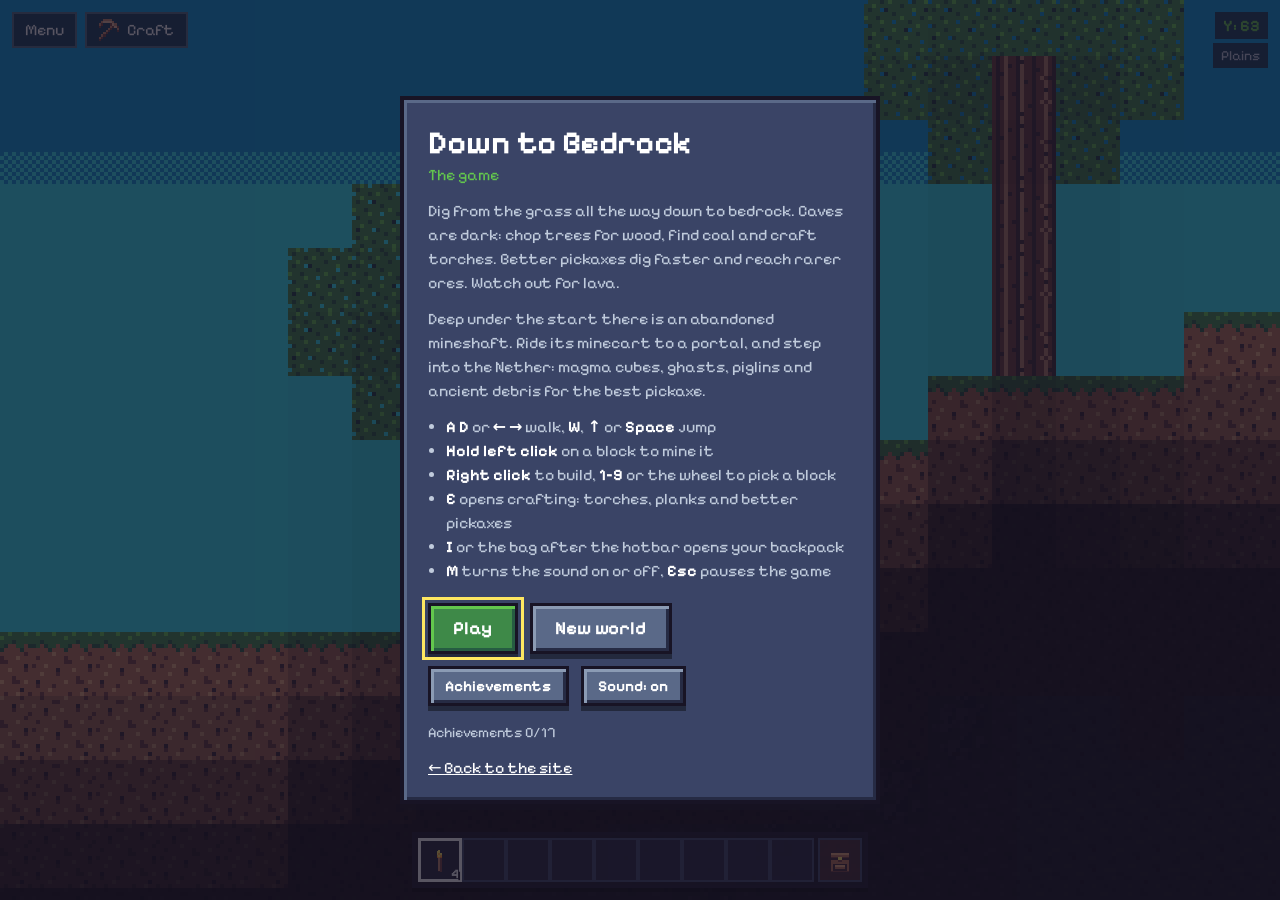
<file: site/play/index.html>
<!DOCTYPE html>
<html lang="en">
<head>
  <meta charset="UTF-8">
  <meta name="viewport" content="width=device-width, initial-scale=1.0, viewport-fit=cover">
  <title>Down to Bedrock: The Game</title>
  <meta name="description" content="A small 2D mining game in pixel art: dig from the grass all the way down to bedrock, mine ores and build with the blocks you collect.">
  <meta name="theme-color" content="#181425">
  <link rel="canonical" href="https://down-to-bedrock.pages.dev/play/">

  <link rel="icon" href="../favicon.svg" type="image/svg+xml">
  <link rel="icon" href="../favicon-32.png" sizes="32x32" type="image/png">
  <link rel="apple-touch-icon" href="../apple-touch-icon.png">

  <meta property="og:type" content="website">
  <meta property="og:site_name" content="Down to Bedrock">
  <meta property="og:locale" content="en_US">
  <meta property="og:url" content="https://down-to-bedrock.pages.dev/play/">
  <meta property="og:title" content="Down to Bedrock: The Game">
  <meta property="og:description" content="A small 2D mining game in pixel art: dig from the grass all the way down to bedrock.">
  <meta property="og:image" content="https://down-to-bedrock.pages.dev/og-image.png">
  <meta property="og:image:width" content="1200">
  <meta property="og:image:height" content="630">
  <meta property="og:image:alt" content="Down to Bedrock: a cross-section of the world, from grass and stone down to lava and bedrock">
  <meta name="twitter:card" content="summary_large_image">

  <link rel="preload" href="../assets/fonts/pixelify-sans-latin.woff2" as="font" type="font/woff2" crossorigin>
  <link rel="stylesheet" href="../css/base.css">
  <link rel="stylesheet" href="joc.css">
  <!-- Modul ES, fără build: js/joc.js importă restul (atlas, lume, jucător, control, particule, sprite). -->
  <script type="module" src="js/joc.js"></script>
</head>
<body class="joc">
  <canvas class="joc__ecran" role="img" aria-label="The game world: a miner standing on grass, above layers of dirt and stone"></canvas>

  <!-- HUD: adâncimea Y și biomul, ca pe site. -->
  <div class="hud" aria-live="off">
    <span class="hud__y">Y: 64</span>
    <span class="hud__biom">Plains</span>
    <span class="hud__biom joc__efect" hidden></span>
  </div>

  <div class="joc__bara">
    <button class="joc__pauza" type="button">Menu</button>
    <button class="joc__buton-atelier" type="button" aria-haspopup="dialog">Craft</button>
  </div>
  <div class="joc__mesaje" aria-live="polite"></div>

  <!-- Hotbar-ul: blocurile adunate. Un click (sau 1–9, rotița) alege blocul de construit.
       Al zecelea buton, rucsacul, deschide restul inventarului și stash-ul (js/joc.js). -->
  <p class="joc__nume-slot" hidden></p>
  <div class="hotbar hotbar--vizibil" aria-label="Hotbar"></div>

  <!-- Butoanele de pe ecran, doar pe ecranele tactile (joc.css). -->
  <div class="joc__butoane">
    <div class="joc__grup">
      <button class="joc__buton" type="button" data-control="stanga" aria-label="Walk left">◀</button>
      <button class="joc__buton" type="button" data-control="dreapta" aria-label="Walk right">▶</button>
    </div>
    <div class="joc__grup">
      <button class="joc__buton joc__buton--mod" type="button" data-control="mod" aria-pressed="false">Mine</button>
      <button class="joc__buton" type="button" data-control="sus" aria-label="Jump">▲</button>
    </div>
  </div>

  <!-- Crafting: rețetele se construiesc din JS (js/joc.js), cu ce ai în inventar. -->
  <div class="joc__atelier" role="dialog" aria-modal="true" aria-labelledby="atelier-titlu" hidden>
    <section class="joc__panou">
      <h2 class="joc__titlu" id="atelier-titlu">Crafting</h2>
      <p>Your tool: <b class="joc__unealta">Wooden pickaxe</b></p>
      <ul class="joc__retete"></ul>
      <div class="joc__actiuni">
        <button class="joc__inchide" type="button">Back to the game</button>
      </div>
    </section>
  </div>

  <!-- Rucsacul: 27 de sloturi peste cele 9 din hotbar. Ce nu mai încape ajunge în stash, de unde
       îl iei înapoi când faci loc. Sloturile se construiesc din JS (js/joc.js). -->
  <div class="joc__rucsac" role="dialog" aria-modal="true" aria-labelledby="rucsac-titlu" hidden>
    <section class="joc__panou joc__panou--rucsac">
      <h2 class="joc__titlu" id="rucsac-titlu">Backpack</h2>
      <div class="joc__depozit" hidden>
        <p><b>Stash</b>: <span class="joc__depozit-text"></span></p>
        <ul class="joc__depozit-lista"></ul>
        <div class="joc__actiuni joc__actiuni--mici">
          <button class="joc__ia" type="button">Take items</button>
        </div>
      </div>
      <p class="joc__rucsac-sfat joc__taste--mouse">Click an item, then another slot to move or swap it. <b>Shift + click</b> sends it between the backpack and the hotbar.</p>
      <p class="joc__rucsac-sfat joc__taste--atingere">Tap an item, then tap another slot to move or swap it.</p>
      <div class="joc__grila joc__grila--rucsac" role="group" aria-label="Backpack"></div>
      <p class="joc__grila-eticheta" aria-hidden="true">Hotbar</p>
      <div class="joc__grila joc__grila--hotbar" role="group" aria-label="Hotbar"></div>
      <p class="joc__rucsac-stare" aria-live="polite"></p>
      <div class="joc__actiuni">
        <button class="joc__inchide-rucsac" type="button">Back to the game</button>
        <button class="joc__arunca joc__secundar" type="button" disabled>Throw away</button>
        <button class="joc__sorteaza joc__secundar" type="button">Sort</button>
      </div>
    </section>
  </div>

  <!-- Meniul: la început, la pauză (Menu sau Esc) și la final. -->
  <div class="joc__meniu" role="dialog" aria-modal="true" aria-labelledby="joc-titlu">
    <section class="joc__panou joc__panou--start">
      <h1 class="joc__titlu" id="joc-titlu">Down to Bedrock</h1>
      <p class="joc__subtitlu">The game</p>
      <p>Dig from the grass all the way down to bedrock. Caves are dark: chop trees for wood, find coal and craft torches. Better pickaxes dig faster and reach rarer ores. Watch out for lava.</p>
      <p>Deep under the start there is an abandoned mineshaft. Ride its minecart to a portal, and step into the Nether: magma cubes, ghasts, piglins and ancient debris for the best pickaxe.</p>
      <ul class="joc__taste joc__taste--mouse">
        <li><b>A D</b> or <b>← →</b> walk, <b>W</b>, <b>↑</b> or <b>Space</b> jump</li>
        <li><b>Hold left click</b> on a block to mine it</li>
        <li><b>Right click</b> to build, <b>1–9</b> or the wheel to pick a block</li>
        <li><b>E</b> opens crafting: torches, planks and better pickaxes</li>
        <li><b>I</b> or the bag after the hotbar opens your backpack</li>
        <li><b>M</b> turns the sound on or off, <b>Esc</b> pauses the game</li>
      </ul>
      <ul class="joc__taste joc__taste--atingere">
        <li><b>◀ ▶</b> walk, <b>▲</b> jump (you also hop up single blocks)</li>
        <li><b>Touch and hold</b> a block to mine it</li>
        <li>Switch to <b>Build</b>, then tap to place the block picked in the hotbar</li>
        <li><b>Craft</b> makes torches, planks and better pickaxes</li>
        <li>The <b>bag</b> after the hotbar opens your backpack</li>
      </ul>
      <div class="joc__actiuni">
        <button class="joc__joaca" type="button">Play</button>
        <button class="joc__nou joc__secundar" type="button">New world</button>
      </div>
      <div class="joc__actiuni joc__actiuni--mici">
        <button class="joc__buton-realizari joc__secundar" type="button">Achievements</button>
        <button class="joc__sunet joc__secundar" type="button" aria-pressed="true">Sound: on</button>
      </div>
      <p class="joc__statistici"></p>
      <a class="joc__inapoi" href="../">← Back to the site</a>
    </section>
    <section class="joc__panou joc__panou--realizari" hidden>
      <h2 class="joc__titlu">Achievements</h2>
      <p class="joc__numar-realizari"></p>
      <ul class="joc__lista-realizari"></ul>
      <div class="joc__actiuni">
        <button class="joc__inapoi-meniu" type="button">Back</button>
      </div>
    </section>
    <section class="joc__panou joc__panou--final" hidden>
      <h2 class="joc__titlu">You reached bedrock!</h2>
      <p class="joc__rezultat"></p>
      <div class="joc__actiuni">
        <button class="joc__continua" type="button">Keep exploring</button>
        <button class="joc__nou joc__secundar" type="button">New world</button>
      </div>
      <a class="joc__inapoi" href="../">← Back to the site</a>
    </section>
  </div>
</body>
</html>
</file>
<file: site/css/base.css>
/*
  Bază comună: variabile, reset, elemente permanente, reduced-motion.
  Stilurile fiecărui strat stau în css/straturi/NN-nume.css.

  Convenție pentru animații: stilul de bază al unui element este starea
  FINALĂ, vizibilă. Animația (keyframes / scroll-driven) descrie doar
  punctul de plecare (`from`). Așa, când prefers-reduced-motion oprește
  animațiile, pagina rămâne completă și statică, fără cod în plus.
  GSAP nu e afectat de CSS: se verifică Coborarea.miscareRedusa în JS.
*/

/* Pixelify Sans (SIL OFL 1.1, vezi assets/fonts/OFL.txt), găzduit local. */
@font-face {
  font-family: 'Pixelify Sans';
  font-style: normal;
  font-weight: 400 700;
  font-display: swap;
  src: url('../assets/fonts/pixelify-sans-latin-ext.woff2') format('woff2');
  unicode-range: U+0100-02BA, U+02BD-02C5, U+02C7-02CC, U+02CE-02D7, U+02DD-02FF, U+0304, U+0308, U+0329, U+1D00-1DBF, U+1E00-1E9F, U+1EF2-1EFF, U+2020, U+20A0-20AB, U+20AD-20C0, U+2113, U+2C60-2C7F, U+A720-A7FF;
}

@font-face {
  font-family: 'Pixelify Sans';
  font-style: normal;
  font-weight: 400 700;
  font-display: swap;
  src: url('../assets/fonts/pixelify-sans-latin.woff2') format('woff2');
  unicode-range: U+0000-00FF, U+0131, U+0152-0153, U+02BB-02BC, U+02C6, U+02DA, U+02DC, U+0304, U+0308, U+0329, U+2000-206F, U+20AC, U+2122, U+2191, U+2193, U+2212, U+2215, U+FEFF, U+FFFD;
}

/*
  Paleta: Endesga 32 (lospec.com/palette-list/endesga-32), grupată pe straturi.
  Fiecare rampă merge de la 1 (cel mai deschis) la 4 (cel mai închis).
  Sprite-urile SVG citesc aceste variabile, deci portalul din Nether poate
  schimba paleta întregii pagini redefinind rampele.
*/
:root {
  --cer-1: #2ce8f5;
  --cer-2: #0099db;
  --cer-3: #124e89;
  --cer-4: #262b44;

  --apus-1: #fee761;
  --apus-2: #feae34;
  --apus-3: #f6757a;
  --apus-4: #b55088;
  --apus-5: #68386c;

  --nor-1: #ffffff;
  --nor-2: #c0cbdc;

  --iarba-1: #63c74d;
  --iarba-2: #3e8948;
  --iarba-3: #265c42;
  --iarba-4: #193c3e;

  --pamant-1: #e4a672;
  --pamant-2: #b86f50;
  --pamant-3: #733e39;
  --pamant-4: #3e2731;

  --piatra-1: #c0cbdc;
  --piatra-2: #8b9bb4;
  --piatra-3: #5a6988;
  --piatra-4: #3a4466;

  --pestera-1: #3a4466;
  --pestera-2: #262b44;
  --pestera-3: #181425;

  --lemn-1: #e8b796;
  --lemn-2: #c28569;
  --lemn-3: #733e39;
  --lemn-4: #3e2731;

  --nether-1: #feae34;
  --nether-2: #f77622;
  --nether-3: #e43b44;
  --nether-4: #a22633;
  --nether-fundal: #3e2731;

  --bedrock-0: #8b9bb4;
  --bedrock-1: #5a6988;
  --bedrock-2: #262b44;
  --bedrock-3: #181425;

  --obsidian-1: #b55088;
  --obsidian-2: #68386c;
  --obsidian-3: #262b44;
  --obsidian-4: #181425;

  --portal-1: #b55088;
  --portal-2: #68386c;
  --portal-3: #3a4466;

  /* Culori pentru Nether care NU se schimbă cu paleta (ghast, oase, cuarț, focul de suflete). */
  --os-1: #ffffff;
  --os-2: #c0cbdc;
  --suflet-2: #0099db;
  --suflet-3: #124e89;

  --minereu-carbune: #181425;
  --minereu-fier: #e8b796;
  --minereu-aur: #fee761;
  --minereu-diamant: #2ce8f5;
  --minereu-redstone: #ff0044;

  --text: #ffffff;
  --text-2: #c0cbdc;

  /* Unitatea de pixel art: un pixel din grila 16×16 are --pixel pe ecran. */
  --pixel: 4px;
  --bloc: calc(var(--pixel) * 16);
}

@media (max-width: 480px) {
  :root {
    --pixel: 3px;
  }
}

/*
  Paleta Nether: aceleași rampe, recolorate. E mereu activă pe .strat--nether (piatra devine
  netherrack, pământul nisip de suflete, iarba ciuperci roșii) și pe toată pagina
  (html.paleta-nether) după ce treci prin portal (js/straturi/06-nether.js).
  Bedrock-ul, obsidianul, portalul și lava au variabile proprii și rămân la fel.
*/
html.paleta-nether,
.strat--nether {
  --cer-1: #f6757a;
  --cer-2: #e43b44;
  --cer-3: #a22633;
  --cer-4: #3e2731;
  --iarba-1: #ff0044;
  --iarba-2: #e43b44;
  --iarba-3: #a22633;
  --iarba-4: #68386c;
  --pamant-1: #c28569;
  --pamant-2: #733e39;
  --pamant-3: #3e2731;
  --pamant-4: #181425;
  --piatra-1: #e43b44;
  --piatra-2: #a22633;
  --piatra-3: #68386c;
  --piatra-4: #3e2731;
  --pestera-1: #68386c;
  --pestera-2: #3e2731;
  --pestera-3: #181425;
  --nor-1: #f6757a;
  --nor-2: #b55088;
  --text-2: #f6757a;
}

html {
  scrollbar-color: var(--piatra-3) var(--pestera-3);
}

*,
*::before,
*::after {
  box-sizing: border-box;
}

html {
  scroll-behavior: smooth;
}

body {
  margin: 0;
  font-family: 'Pixelify Sans', system-ui, sans-serif;
  font-variant-ligatures: none; /* ligatura „fi” din Pixelify Sans se citește ca „A” */
  color: var(--text);
  background: var(--bedrock-3);
}

img {
  image-rendering: pixelated;
}

/* Text disponibil pentru cititoarele de ecran, dar invizibil pe ecran. */
.vizual-ascuns {
  position: absolute;
  width: 1px;
  height: 1px;
  margin: -1px;
  padding: 0;
  overflow: hidden;
  clip-path: inset(50%);
  white-space: nowrap;
  border: 0;
}

/* Colecția de sprite-uri SVG (<symbol>) din index.html: prezentă în pagină, dar invizibilă. */
.sprite {
  position: absolute;
  width: 0;
  height: 0;
  overflow: hidden;
}

/* Eticheta unui strat (h2): un panou mic, semitransparent, în colțul scenei. */
.eticheta {
  width: max-content;
  margin: 0;
  padding: 0.25rem 0.75rem;
  background: rgb(24 20 37 / 0.6);
  font-size: 1.25rem;
}

/* Subsolul paginii. */
.subsol {
  padding: 1.5rem 1rem 2rem;
  background: var(--bedrock-3);
  color: var(--text-2);
  font-size: 0.875rem;
  text-align: center;
}

.subsol p {
  max-width: 40rem;
  margin: 0 auto;
  line-height: 1.5;
}

.subsol__autor {
  margin-bottom: 0.75rem !important;
  font-size: 1rem;
}

.subsol__autor a {
  color: var(--text);
  font-weight: 700;
  text-decoration: underline;
  text-decoration-thickness: 2px;
  text-underline-offset: 4px;
}

.subsol__autor a:hover {
  color: var(--apus-1);
}

/* Cer sau fundal în benzi orizontale: <div class="benzi"><i style="--c: …; flex-grow: N"></i>…</div>
   .dither = tablă de șah cu pătrate de un pixel între --c și --c2, ca tranziție între benzi. */
.benzi {
  display: flex;
  flex-direction: column;
}

.benzi > i {
  flex-basis: 0;
  background: var(--c);
}

.benzi > .dither {
  background:
    repeating-conic-gradient(var(--c) 0 25%, var(--c2) 0 50%)
    0 0 / calc(var(--pixel) * 2) calc(var(--pixel) * 2);
}

/* Particulele (js/util/particule.js): un canvas fix peste pagină, sub bara de adâncime. */
.particule {
  position: fixed;
  inset: 0;
  width: 100%;
  height: 100%;
  pointer-events: none;
  z-index: 9;
}

/* Un bloc: <svg class="bloc"><use href="#bloc-piatra"/></svg> */
.bloc {
  display: block;
  width: var(--bloc);
  height: var(--bloc);
}

.strat {
  min-height: 100vh;
  min-height: 100svh; /* nu sare când apare/dispare bara browserului pe telefon */
  display: grid;
  place-items: center;
  padding: 4rem 1rem;
}

/* Fiecare strat își are fundalul și scena în css/straturi/. */

/* Focus vizibil pentru navigarea cu tastatura. */
a:focus-visible,
[tabindex]:focus-visible {
  outline: 3px solid var(--apus-1);
  outline-offset: 3px;
}

/* ---------- HUD: adâncimea Y și biomul (js/main.js) ---------- */
.hud {
  position: fixed;
  z-index: 10;
  top: 50%;
  right: 1rem;
  display: grid;
  justify-items: end;
  gap: 0.25rem;
  transform: translateY(-50%);
  pointer-events: none;
  transition: opacity 0.3s steps(3);
}

.hud--ascuns {
  opacity: 0;
}

.hud__y,
.hud__biom {
  padding: 0.25rem 0.5rem;
  background: rgb(24 20 37 / 0.72);
}

.hud__y {
  color: var(--iarba-1);
  font-weight: 700;
  font-variant-numeric: tabular-nums;
}

.hud__biom {
  color: var(--text-2);
  font-size: 0.875rem;
}

.hud__biom--nou {
  animation: biom-nou 0.5s steps(4) both;
}

@keyframes biom-nou {
  from { opacity: 0; transform: translateX(0.75rem); }
}

/* Pe telefon, HUD-ul urcă în colț, ca să nu stea peste conținutul centrat. */
@media (max-width: 480px) {
  .hud {
    top: 0.75rem;
    right: 0.75rem;
    transform: none;
  }
}

/* ---------- Hotbar-ul: minereurile din peșteră și prada din Nether (js/util/hotbar.js) ---------- */
.hotbar {
  --slot: min(2.75rem, calc((100vw - 2.5rem) / 9));
  /* Minereurile din sloturi păstrează piatra normală și după portal (paleta Nether schimbă --piatra-*). */
  --piatra-1: #c0cbdc;
  --piatra-2: #8b9bb4;
  --piatra-3: #5a6988;
  --piatra-4: #3a4466;
  position: fixed;
  z-index: 12;
  left: 50%;
  bottom: 0.75rem;
  display: grid;
  grid-template-columns: repeat(9, var(--slot));
  padding: 3px;
  background: rgb(24 20 37 / 0.85);
  border: 3px solid var(--pestera-3);
  box-shadow: 0 4px 0 rgb(0 0 0 / 0.4);
  transform: translate(-50%, calc(100% + 1.5rem));
  transition: transform 0.35s steps(5);
  pointer-events: none;
}

.hotbar--vizibil {
  transform: translate(-50%, 0);
}

.hotbar__slot {
  position: relative;
  width: var(--slot);
  height: var(--slot);
  background: rgb(58 68 102 / 0.35);
  box-shadow: inset 0 0 0 2px var(--piatra-4);
}

.hotbar__slot--activ {
  box-shadow: inset 0 0 0 3px var(--nor-1);
}

.hotbar__slot svg {
  position: absolute;
  inset: 18%;
  width: 64%;
  height: 64%;
}

.hotbar__slot[data-tip] svg {
  opacity: 0;
}

.hotbar__slot--plin[data-tip] svg {
  opacity: 1;
}

/* Copia unui obiect care zboară spre un slot (js/util/hotbar.js). */
.hotbar__zbor {
  position: fixed;
  z-index: 13;
  pointer-events: none;
}

.hotbar__numar {
  position: absolute;
  right: 3px;
  bottom: 0;
  font-size: 0.8125rem;
  font-weight: 700;
  text-shadow: 2px 2px 0 var(--pestera-3);
}

@media (prefers-reduced-motion: reduce) {
  html {
    scroll-behavior: auto;
  }

  *,
  *::before,
  *::after {
    animation: none !important;
    transition: none !important;
  }
}
</file>
<file: site/play/joc.css>
/*
  Pagina jocului. Paleta, fontul, HUD-ul și hotbar-ul vin din ../css/base.css; aici e doar ce ține de joc:
  ecranul pe toată fereastra, butoanele pentru ecranele tactile, mesajele și meniul.
*/

html,
body.joc {
  height: 100%;
  overflow: hidden;
  overscroll-behavior: none;
}

body.joc {
  /* 9 sloturi și butonul rucsacului, după un mic spațiu. */
  --slot: min(2.75rem, calc((100vw - 2.5rem - 4px) / 10));
  margin: 0;
  background: var(--pestera-3);
  touch-action: none; /* fără zoom sau derulare cu degetele: atingerile sunt pentru joc */
  -webkit-user-select: none;
  user-select: none;
  -webkit-touch-callout: none;
  -webkit-tap-highlight-color: transparent;
}

.joc__ecran {
  position: fixed;
  inset: 0;
  width: 100%;
  height: 100%;
  display: block;
  cursor: crosshair;
}

button {
  font: inherit;
  color: inherit;
}

/* HUD-ul stă sus în dreapta pe orice ecran. */
.joc .hud {
  top: 0.75rem;
  right: 0.75rem;
  transform: none;
}

/* ---------- Hotbar-ul: aceleași sloturi ca pe site, dar se pot apăsa ---------- */
.joc .hotbar {
  --slot: min(2.75rem, calc((100vw - 2.5rem - 4px) / 10));
  grid-template-columns: repeat(9, var(--slot)) 4px var(--slot);
  pointer-events: auto;
  bottom: max(0.75rem, env(safe-area-inset-bottom));
}

/* Butonul rucsacului, la capătul hotbar-ului; insigna arată câte obiecte așteaptă în stash. */
.hotbar__rucsac {
  grid-column: 11;
  background: rgb(115 62 57 / 0.45);
}

.hotbar__rucsac--plin {
  box-shadow: inset 0 0 0 3px var(--apus-2);
}

.hotbar__insigna {
  position: absolute;
  top: -0.55rem;
  right: -0.45rem;
  min-width: 1.15rem;
  padding: 0 0.2rem;
  background: var(--nether-3);
  border: 2px solid var(--pestera-3);
  font-size: 0.75rem;
  font-weight: 700;
  line-height: 1.1rem;
  text-align: center;
}

.hotbar__insigna[hidden] {
  display: none;
}

.hotbar__insigna--nou {
  animation: insigna 0.9s steps(2) 3;
}

@keyframes insigna {
  50% { transform: scale(1.35); }
}

.joc .hotbar__slot {
  margin: 0;
  padding: 0;
  border: 0;
  cursor: pointer;
}

.hotbar__slot canvas {
  position: absolute;
  inset: 18%;
  width: 64%;
  height: 64%;
  image-rendering: pixelated;
}

.hotbar__slot:focus-visible {
  outline: 3px solid var(--apus-1);
  outline-offset: -3px;
}

.hotbar__slot--nou canvas {
  animation: slot-nou 0.3s steps(3);
}

@keyframes slot-nou {
  from { transform: scale(1.5); }
}

/* ---------- Bara de sus (Menu, Craft), numele blocului ales și mesajele ---------- */
.joc__bara {
  position: fixed;
  z-index: 10;
  top: 0.75rem;
  left: 0.75rem;
  display: flex;
  gap: 0.5rem;
}

.joc__pauza,
.joc__buton-atelier {
  display: inline-flex;
  align-items: center;
  gap: 0.4rem;
  padding: 0.3rem 0.7rem;
  background: rgb(24 20 37 / 0.72);
  border: 2px solid rgb(255 255 255 / 0.25);
  cursor: pointer;
}

.joc__buton-atelier canvas {
  width: 1.4rem;
  height: 1.4rem;
  image-rendering: pixelated;
}

.joc__nume-slot {
  position: fixed;
  z-index: 10;
  left: 50%;
  bottom: calc(var(--slot) + 1.6rem + env(safe-area-inset-bottom));
  margin: 0;
  font-weight: 700;
  text-shadow: 2px 2px 0 var(--pestera-3);
  transform: translateX(-50%);
  pointer-events: none;
}

.joc__nume-slot[hidden] {
  display: none;
}

.joc__mesaje {
  position: fixed;
  z-index: 21; /* deasupra ferestrelor: avertizarea de inventar plin se vede și în timpul crafting-ului */
  top: 3.75rem;
  left: 50%;
  display: grid;
  justify-items: center;
  gap: 0.4rem;
  width: min(22rem, calc(100% - 2rem));
  transform: translateX(-50%);
  pointer-events: none;
}

.joc__mesaj {
  padding: 0.45rem 0.9rem;
  background: var(--pestera-2);
  border: 3px solid var(--pestera-3);
  box-shadow: inset 3px 3px 0 var(--piatra-4), 0 6px 0 rgb(24 20 37 / 0.5);
  color: var(--apus-1);
  text-align: center;
  animation: mesaj 3.4s steps(24) both;
}

.joc__mesaj--avertisment {
  background: var(--lemn-4);
  box-shadow: inset 3px 3px 0 var(--nether-4), 0 6px 0 rgb(24 20 37 / 0.5);
  color: var(--nor-1);
}

@keyframes mesaj {
  0%   { opacity: 0; transform: translateY(-1rem); }
  8%   { opacity: 1; transform: translateY(0); }
  85%  { opacity: 1; }
  100% { opacity: 0; }
}

/* ---------- Butoanele de pe ecran: doar pe ecranele tactile ---------- */
.joc__butoane {
  display: none;
}

@media (hover: none), (pointer: coarse) {
  .joc__butoane {
    position: fixed;
    z-index: 10;
    left: max(0.75rem, env(safe-area-inset-left));
    right: max(0.75rem, env(safe-area-inset-right));
    bottom: calc(var(--slot) + 2rem + env(safe-area-inset-bottom));
    display: flex;
    justify-content: space-between;
    pointer-events: none;
  }

  .joc__grup {
    display: flex;
    gap: 0.6rem;
    pointer-events: auto;
  }

  .joc__ecran {
    cursor: default;
  }
}

.joc__buton {
  min-width: 3.6rem;
  height: 3.6rem;
  padding: 0 0.6rem;
  background: rgb(24 20 37 / 0.5);
  border: 3px solid rgb(255 255 255 / 0.28);
  font-size: 1.4rem;
  touch-action: none;
}

.joc__buton--apasat {
  background: rgb(255 255 255 / 0.22);
}

.joc__buton--mod {
  font-size: 1rem;
}

.joc__buton--mod[aria-pressed="true"] {
  background: rgb(99 199 77 / 0.45);
  border-color: var(--iarba-1);
}

/* ---------- Meniul ---------- */
.joc__meniu {
  position: fixed;
  z-index: 20;
  inset: 0;
  display: grid;
  place-items: center;
  padding: 1rem;
  overflow-y: auto;
  background: rgb(24 20 37 / 0.72);
  touch-action: pan-y;
}

.joc__meniu[hidden] {
  display: none;
}

.joc__panou {
  --p: 3px;
  width: min(30rem, 100%);
  padding: 1.5rem 1.5rem 1.25rem;
  background: var(--piatra-4);
  border: calc(var(--p) * 1.5) solid var(--pestera-3);
  box-shadow:
    inset var(--p) var(--p) 0 var(--piatra-3),
    inset calc(var(--p) * -1) calc(var(--p) * -1) 0 var(--pestera-2),
    0 calc(var(--p) * 2) 0 rgb(24 20 37 / 0.5);
  line-height: 1.5;
}

.joc__panou p {
  margin: 0 0 0.75rem;
  color: var(--text-2);
}

.joc__titlu {
  margin: 0;
  font-size: 2rem;
  line-height: 1.2;
}

.joc__subtitlu {
  color: var(--iarba-1) !important;
}

.joc__taste {
  margin: 0 0 1rem;
  padding-left: 1.1rem;
  color: var(--text-2);
}

.joc__taste b {
  color: var(--text);
}

.joc__taste--atingere {
  display: none;
}

@media (hover: none), (pointer: coarse) {
  .joc__taste--mouse { display: none; }
  .joc__taste--atingere { display: block; }
}

.joc__actiuni {
  display: flex;
  flex-wrap: wrap;
  gap: 0.75rem;
  margin: 1.25rem 0 1rem;
}

.joc__actiuni button {
  padding: 0.55rem 1.4rem;
  background: var(--iarba-2);
  border: 3px solid var(--pestera-3);
  box-shadow: inset 3px 3px 0 var(--iarba-1), inset -3px -3px 0 var(--iarba-3), 0 5px 0 rgb(0 0 0 / 0.4);
  font-size: 1.15rem;
  font-weight: 700;
  cursor: pointer;
}

.joc__actiuni .joc__secundar {
  background: var(--piatra-3);
  box-shadow: inset 3px 3px 0 var(--piatra-2), inset -3px -3px 0 var(--pestera-2), 0 5px 0 rgb(0 0 0 / 0.4);
}

.joc__actiuni button:active {
  transform: translateY(3px);
}

.joc__actiuni button:focus-visible,
.joc__pauza:focus-visible,
.joc__buton:focus-visible {
  outline: 3px solid var(--apus-1);
  outline-offset: 3px;
}

.joc__inapoi {
  color: var(--text);
}

/* ---------- Crafting și rucsacul ---------- */
.joc__atelier,
.joc__rucsac {
  position: fixed;
  z-index: 20;
  inset: 0;
  display: grid;
  place-items: center;
  padding: 1rem;
  overflow-y: auto;
  background: rgb(24 20 37 / 0.6);
  touch-action: pan-y;
}

.joc__atelier[hidden],
.joc__rucsac[hidden] {
  display: none;
}

/* Grilele rucsacului: 3 rânduri de câte 9, apoi hotbar-ul. */
.joc__grila {
  display: grid;
  grid-template-columns: repeat(9, 1fr);
  gap: 2px;
  padding: 3px;
  background: rgb(24 20 37 / 0.55);
  border: 3px solid var(--pestera-3);
}

.joc__grila .joc__slot {
  width: auto;
  height: auto;
  aspect-ratio: 1;
  background: rgb(24 20 37 / 0.45);
  box-shadow: inset 0 0 0 2px var(--pestera-2);
}

.joc__grila .joc__slot--ales {
  background: rgb(254 231 97 / 0.25);
  box-shadow: inset 0 0 0 3px var(--apus-1);
}

.joc__slot .hotbar__numar {
  right: 2px;
  font-size: 0.75rem;
}

.joc__panou .joc__grila-eticheta {
  margin: 0.6rem 0 0.25rem;
  font-size: 0.85rem;
}

.joc__rucsac-sfat {
  font-size: 0.9rem;
}

.joc__panou .joc__rucsac-stare {
  min-height: 1.5em;
  margin: 0.5rem 0 0;
  color: var(--apus-1);
  font-size: 0.9rem;
}

.joc__rucsac .joc__actiuni {
  gap: 0.6rem;
  margin: 0.5rem 0 0.25rem;
}

.joc__rucsac .joc__actiuni button {
  padding: 0.4rem 0.9rem;
  font-size: 1rem;
}

/* Stash-ul: apare doar când are ceva, deasupra rucsacului. */
.joc__depozit {
  margin: 0.75rem 0 1rem;
  padding: 0.6rem 0.75rem 0.1rem;
  background: rgb(24 20 37 / 0.35);
  border: 3px solid var(--apus-2);
}

.joc__depozit[hidden] {
  display: none;
}

.joc__depozit p {
  margin-bottom: 0.4rem;
}

.joc__depozit-lista {
  display: flex;
  flex-wrap: wrap;
  gap: 0.25rem 0.8rem;
  margin: 0;
  padding: 0;
  list-style: none;
  font-size: 0.85rem;
}

.joc__depozit-lista li {
  display: inline-flex;
  align-items: center;
  gap: 0.3rem;
}

.joc__depozit-lista canvas {
  width: 1.1rem;
  height: 1.1rem;
  image-rendering: pixelated;
}

.joc__depozit .joc__actiuni {
  margin: 0.6rem 0 0.6rem;
}

.joc__actiuni button:disabled {
  opacity: 0.5;
  cursor: default;
}

.joc__actiuni button:disabled:active {
  transform: none;
}

.joc__slot:focus-visible {
  outline: 3px solid var(--apus-1);
  outline-offset: -3px;
}

@media (max-width: 480px) {
  .joc__panou--rucsac {
    padding: 1rem 0.75rem 0.75rem;
  }

  .joc__rucsac .joc__titlu {
    font-size: 1.6rem;
  }
}

.joc__retete {
  display: grid;
  gap: 0.6rem;
  margin: 0 0 1rem;
  padding: 0;
  list-style: none;
}

.joc__reteta {
  display: grid;
  grid-template-columns: 2.5rem 1fr auto;
  align-items: center;
  gap: 0.75rem;
  padding: 0.5rem 0.6rem;
  background: rgb(24 20 37 / 0.35);
  border: 2px solid var(--pestera-3);
}

.joc__reteta-icon {
  width: 2.5rem;
  height: 2.5rem;
  image-rendering: pixelated;
}

.joc__reteta-text {
  display: grid;
  gap: 0.2rem;
  line-height: 1.3;
}

.joc__ingrediente {
  display: flex;
  flex-wrap: wrap;
  gap: 0.2rem 0.7rem;
  font-size: 0.85rem;
  color: var(--text-2);
}

.joc__ingredient {
  display: inline-flex;
  align-items: center;
  gap: 0.3rem;
}

.joc__ingredient canvas {
  width: 1.1rem;
  height: 1.1rem;
  image-rendering: pixelated;
}

.joc__ingredient--lipsa {
  color: #f6757a;
}

.joc__reteta button {
  padding: 0.4rem 0.9rem;
  background: #3e8948;
  border: 3px solid var(--pestera-3);
  box-shadow: inset 2px 2px 0 #63c74d, inset -2px -2px 0 #265c42;
  font-weight: 700;
  cursor: pointer;
}

.joc__reteta button:disabled {
  background: var(--piatra-3);
  box-shadow: none;
  color: var(--text-2);
  cursor: default;
}

.joc__reteta button:focus-visible,
.joc__buton-atelier:focus-visible {
  outline: 3px solid var(--apus-1);
  outline-offset: 3px;
}

/* Efectul activ (rezistența la foc), sub biom în HUD. */
.joc__efect {
  color: var(--nether-1);
}

/* ---------- Realizări: notificarea și lista din meniu ---------- */
.joc__realizare {
  display: flex;
  align-items: center;
  gap: 0.7rem;
  color: var(--text);
  text-align: left;
}

.joc__realizare canvas,
.joc__rl canvas {
  flex: none;
  width: auto;
  max-width: 2.4rem;
  height: 1.8rem;
  image-rendering: pixelated;
}

.joc__realizare b {
  display: block;
}

.joc__realizare-eticheta {
  display: block;
  color: var(--apus-1);
  font-size: 0.8rem;
}

.joc__actiuni--mici {
  margin-top: -0.25rem;
}

.joc__actiuni--mici button {
  padding: 0.35rem 0.9rem;
  font-size: 0.95rem;
}

.joc__statistici {
  font-size: 0.9rem;
}

.joc__lista-realizari {
  display: grid;
  gap: 0.4rem;
  max-height: min(55vh, 28rem);
  margin: 0 0 0.5rem;
  padding: 0 0.25rem 0 0;
  overflow-y: auto;
  list-style: none;
}

.joc__rl {
  display: flex;
  align-items: center;
  gap: 0.75rem;
  padding: 0.4rem 0.6rem;
  background: rgb(24 20 37 / 0.35);
  border: 2px solid var(--pestera-3);
  line-height: 1.3;
}

.joc__rl span span {
  display: block;
  font-size: 0.85rem;
  color: var(--text-2);
}

.joc__rl:not(.joc__rl--gata) {
  opacity: 0.55;
}

.joc__rl:not(.joc__rl--gata) canvas {
  filter: grayscale(1) brightness(0.6);
}

.joc__rl--gata {
  border-color: var(--iarba-3);
}

/* Pe telefon, mesajele stau sub HUD-ul din dreapta sus, ca să nu se suprapună. */
@media (max-width: 480px) {
  .joc__mesaje {
    top: 6.5rem;
  }
}
</file>
